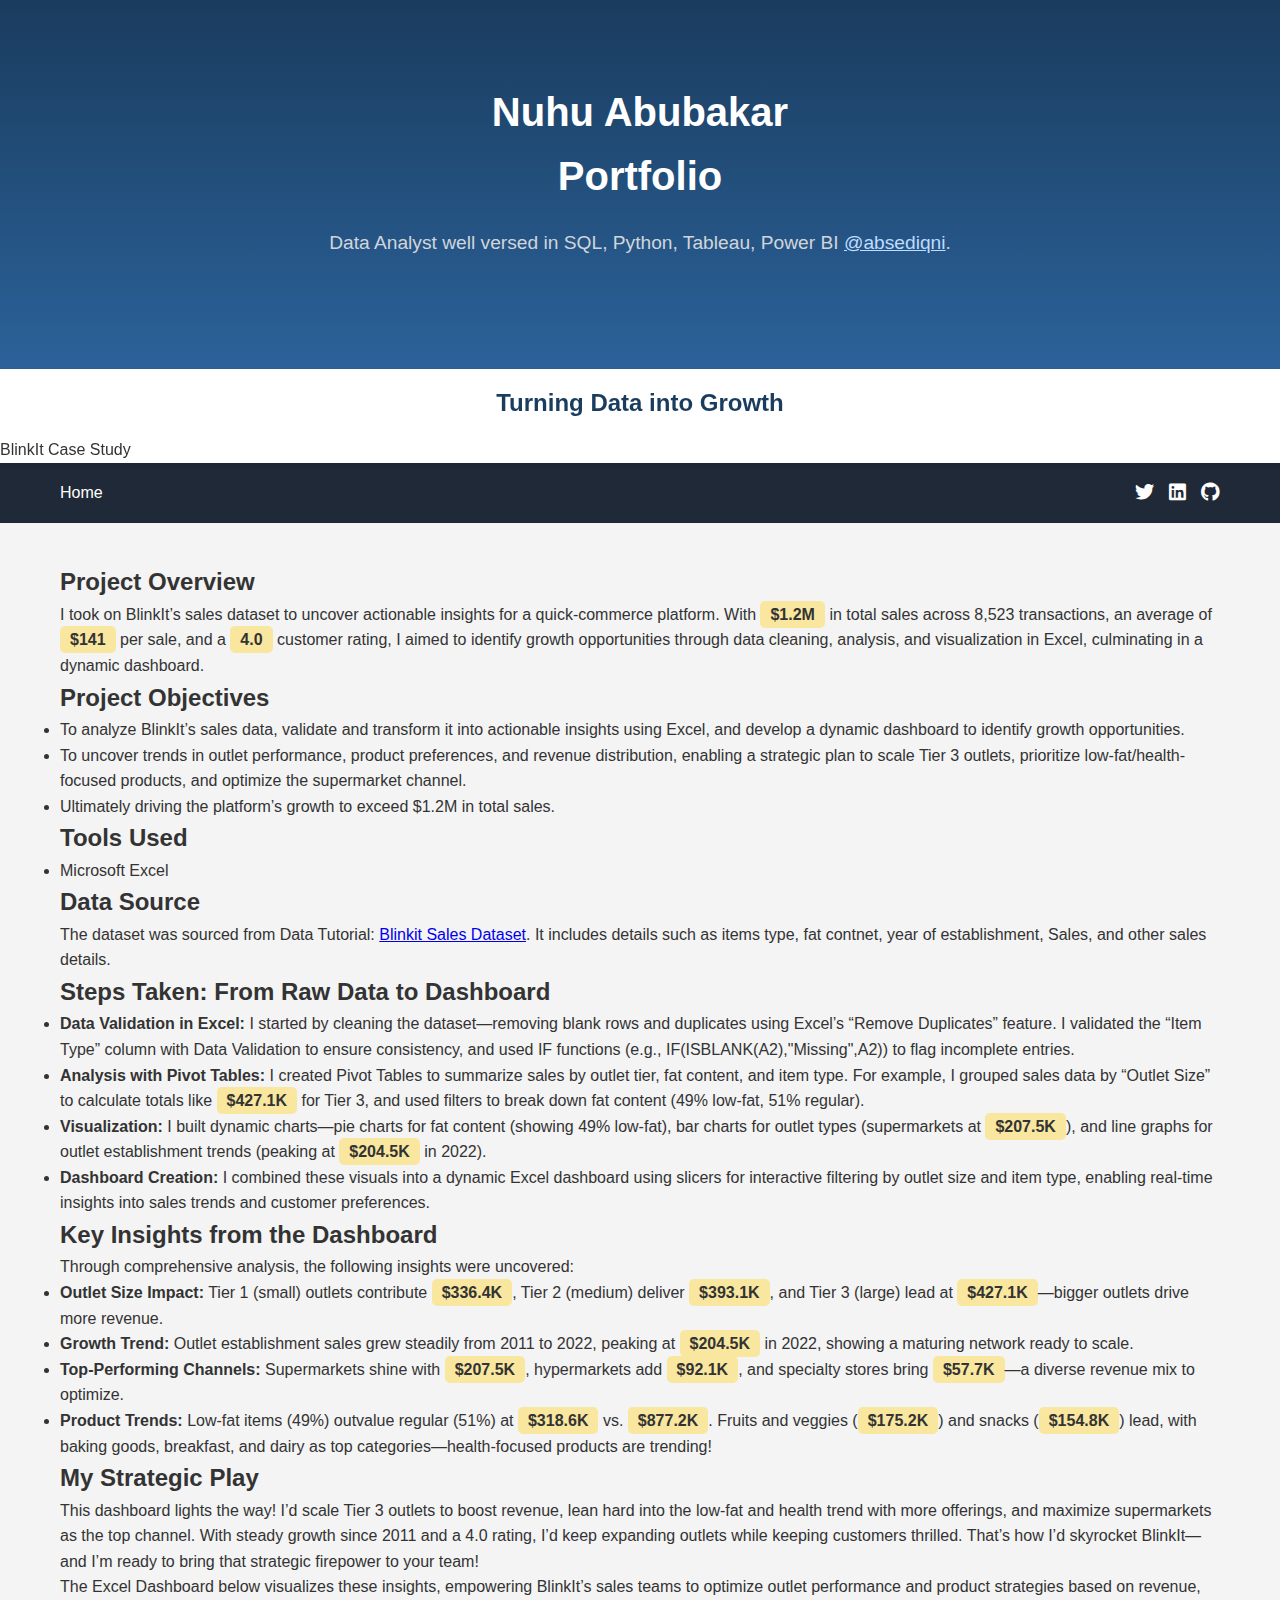
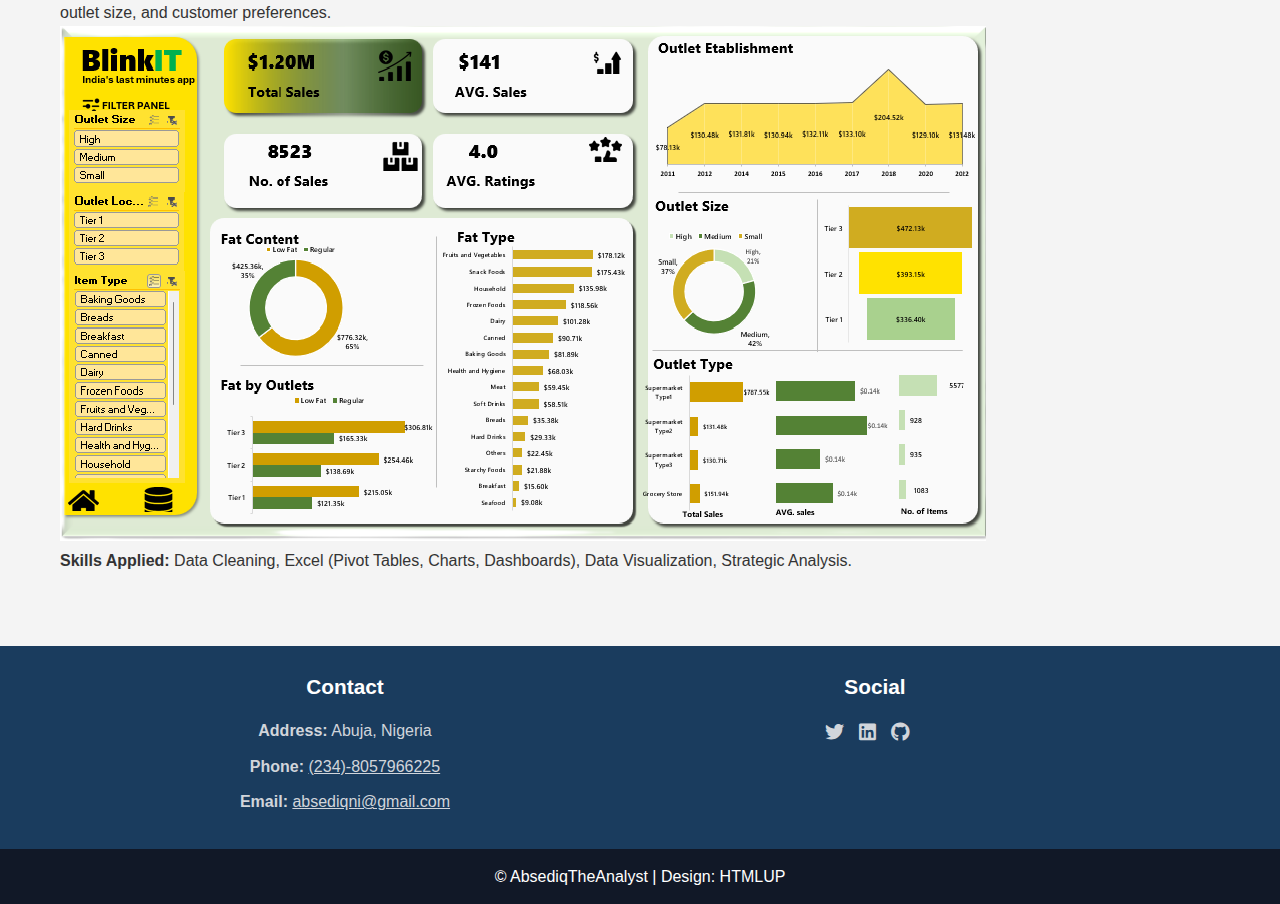
<file: Blinkit.html>
<!DOCTYPE html>
<html lang="en">
<head>
  <meta charset="UTF-8">
  <meta name="viewport" content="width=device-width, initial-scale=1.0">
  <meta name="description" content="Actionable insights from data using dashboards of analyzed and transformed data">
  <meta name="keywords" content="data analyst, dashboard builder, data cleaning, data analysis, data entry, power BI, SQL, tableau">
  <meta name="author" content="Nuhu ABSediq">
  <title>Absediq The Analyst</title>
  <link rel="stylesheet" href="https://cdnjs.cloudflare.com/ajax/libs/font-awesome/6.0.0/css/all.min.css">
  <link rel="stylesheet" href="style.css">
    
</head>
<body>
  <div id="wrapper" class="fade-in">
    <!-- Intro -->
    <div id="intro">
      <h1>Nuhu Abubakar<br>Portfolio</h1>
      <p>Data Analyst well versed in SQL, Python, Tableau, Power BI <a href="https://www.linkedin.com/in/absediqni">@absediqni</a>.</p>
    </div>
    <!-- header -->
        <header id="header">
      <div class="container">
        <a href="#" class="logo" onclick="scrollToSection('main')">Turning Data into Growth</a>
           
      </div>
      <p>BlinkIt Case Study</p>
    </header>

    <!-- Nav -->
    <nav id="nav">
      <div class="container">
        <ul class="links">
          <li><a href="#" onclick="scrollToSection('intro')">Home</a></li>
        </ul>
        <ul class="icons">
          <li><a href="https://x.com/Absediqn"><i class="fab fa-twitter"></i></a></li>
          <li><a href="https://www.linkedin.com/in/absediqni/"><i class="fab fa-linkedin"></i></a></li>
          <li><a href="https://github.com/absediqni"><i class="fab fa-github"></i></a></li>
        </ul>
      </div>
    </nav>

    <!-- Main -->
    <div id="main" class="container">

        <!-- post -->
      <article class="details" data-tags="SQL,Data Cleaning,Excel, Visualisation">
          <h2>Project Overview</h2>
          
       
          
          <p>I took on BlinkIt’s sales dataset to uncover actionable insights for a quick-commerce platform. With <span class="highlight">$1.2M</span> in total sales across 8,523 transactions, an average of <span class="highlight">$141</span> per sale, and a <span class="highlight">4.0</span> customer rating, I aimed to identify growth opportunities through data cleaning, analysis, and visualization in Excel, culminating in a dynamic dashboard.</p>
    
        
          <h2>Project Objectives</h2>
            <ul>
                <li>To analyze BlinkIt’s sales data, validate and transform it into actionable insights using Excel, and develop a dynamic dashboard to identify growth opportunities.</li>
                <li>To uncover trends in outlet performance, product preferences, and revenue distribution, enabling a strategic plan to scale Tier 3 outlets, prioritize low-fat/health-focused products, and optimize the supermarket channel.</li>
                <li>Ultimately driving the platform’s growth to exceed $1.2M in total sales.</li>
            </ul>
        
        
        
            <h2>Tools Used</h2>
            <ul>
                <li>Microsoft Excel</li>
            </ul>
      
            <h2>Data Source</h2>
            <p class="data-source">The dataset was sourced from Data Tutorial: <a href="https://www.youtube.com/redirect?event=video_description&redir_token=[base64]&q=https%3A%2F%2Fdrive.google.com%2Fdrive%2Ffolders%2F1Mlc_fvIrK793HedcpwbEpv13LdAs4yBg%3Fusp%3Dsharing&v=klZj_282ApY" target="_blank">Blinkit Sales Dataset</a>. It includes details such as items type, fat contnet, year of establishment, Sales, and other sales details.</p>
        
        
            <h2>Steps Taken: From Raw Data to Dashboard</h2>
        <ul>
            <li><strong>Data Validation in Excel:</strong> I started by cleaning the dataset—removing blank rows and duplicates using Excel’s “Remove Duplicates” feature. I validated the “Item Type” column with Data Validation to ensure consistency, and used IF functions (e.g., <code>IF(ISBLANK(A2),"Missing",A2)</code>) to flag incomplete entries.</li>
            <li><strong>Analysis with Pivot Tables:</strong> I created Pivot Tables to summarize sales by outlet tier, fat content, and item type. For example, I grouped sales data by “Outlet Size” to calculate totals like <span class="highlight">$427.1K</span> for Tier 3, and used filters to break down fat content (49% low-fat, 51% regular).</li>
            <li><strong>Visualization:</strong> I built dynamic charts—pie charts for fat content (showing 49% low-fat), bar charts for outlet types (supermarkets at <span class="highlight">$207.5K</span>), and line graphs for outlet establishment trends (peaking at <span class="highlight">$204.5K</span> in 2022).</li>
            <li><strong>Dashboard Creation:</strong> I combined these visuals into a dynamic Excel dashboard using slicers for interactive filtering by outlet size and item type, enabling real-time insights into sales trends and customer preferences.</li>
        </ul>
        
            <h2>Key Insights from the Dashboard</h2>
            <p>Through comprehensive analysis, the following insights were uncovered:</p>
            <ul>
              <li><strong>Outlet Size Impact:</strong> Tier 1 (small) outlets contribute <span class="highlight">$336.4K</span>, Tier 2 (medium) deliver <span class="highlight">$393.1K</span>, and Tier 3 (large) lead at <span class="highlight">$427.1K</span>—bigger outlets drive more revenue.</li>
              <li><strong>Growth Trend:</strong> Outlet establishment sales grew steadily from 2011 to 2022, peaking at <span class="highlight">$204.5K</span> in 2022, showing a maturing network ready to scale.</li>
              <li><strong>Top-Performing Channels:</strong> Supermarkets shine with <span class="highlight">$207.5K</span>, hypermarkets add <span class="highlight">$92.1K</span>, and specialty stores bring <span class="highlight">$57.7K</span>—a diverse revenue mix to optimize.</li>
              <li><strong>Product Trends:</strong> Low-fat items (49%) outvalue regular (51%) at <span class="highlight">$318.6K</span> vs. <span class="highlight">$877.2K</span>. Fruits and veggies (<span class="highlight">$175.2K</span>) and snacks (<span class="highlight">$154.8K</span>) lead, with baking goods, breakfast, and dairy as top categories—health-focused products are trending!</li>
          </ul>
          <h2>My Strategic Play</h2>
          <p>This dashboard lights the way! I’d scale Tier 3 outlets to boost revenue, lean hard into the low-fat and health trend with more offerings, and maximize supermarkets as the top channel. With steady growth since 2011 and a 4.0 rating, I’d keep expanding outlets while keeping customers thrilled. That’s how I’d skyrocket BlinkIt—and I’m ready to bring that strategic firepower to your team!</p>
     
  <p>The Excel Dashboard below visualizes these insights, empowering BlinkIt’s sales teams to optimize outlet performance and product strategies based on revenue, outlet size, and customer preferences.
            </p>
            <img src="Images/Blinkit.png" alt="Blinkit sales Dashboard">
      </br>
            <strong>Skills Applied:</strong> Data Cleaning, Excel (Pivot Tables, Charts, Dashboards), Data Visualization, Strategic Analysis.
          </article>
    </div>
    
    <!-- Footer -->
    <footer id="footer">
      <div class="container">
        <div>
          <h3>Contact</h3>
          <p><strong>Address:</strong> Abuja, Nigeria</p>
          <p><strong>Phone:</strong> <a href="tel:+2348057966225">(234)-8057966225</a></p>
          <p><strong>Email:</strong> <a href="mailto:absediqni@gmail.com">absediqni@gmail.com</a></p>
        </div>
        <div class="container">
          <div><h3>Social</h3> 
          <ul class="icons">
            <li><a href="https://x.com/Absediqn"><i class="fab fa-twitter"></i></a></li>
            <li><a href="https://www.linkedin.com/in/absediqni/"><i class="fab fa-linkedin"></i></a></li>
            <li><a href="https://github.com/absediqni"><i class="fab fa-github"></i></a></li>
          </ul>
        </div>
      </div>
    </footer>
    <!-- Copyright -->
    <div id="copyright">
      <p>© AbsediqTheAnalyst | Design: HTMLUP</p>
    </div>
</body>
</html>
</file>
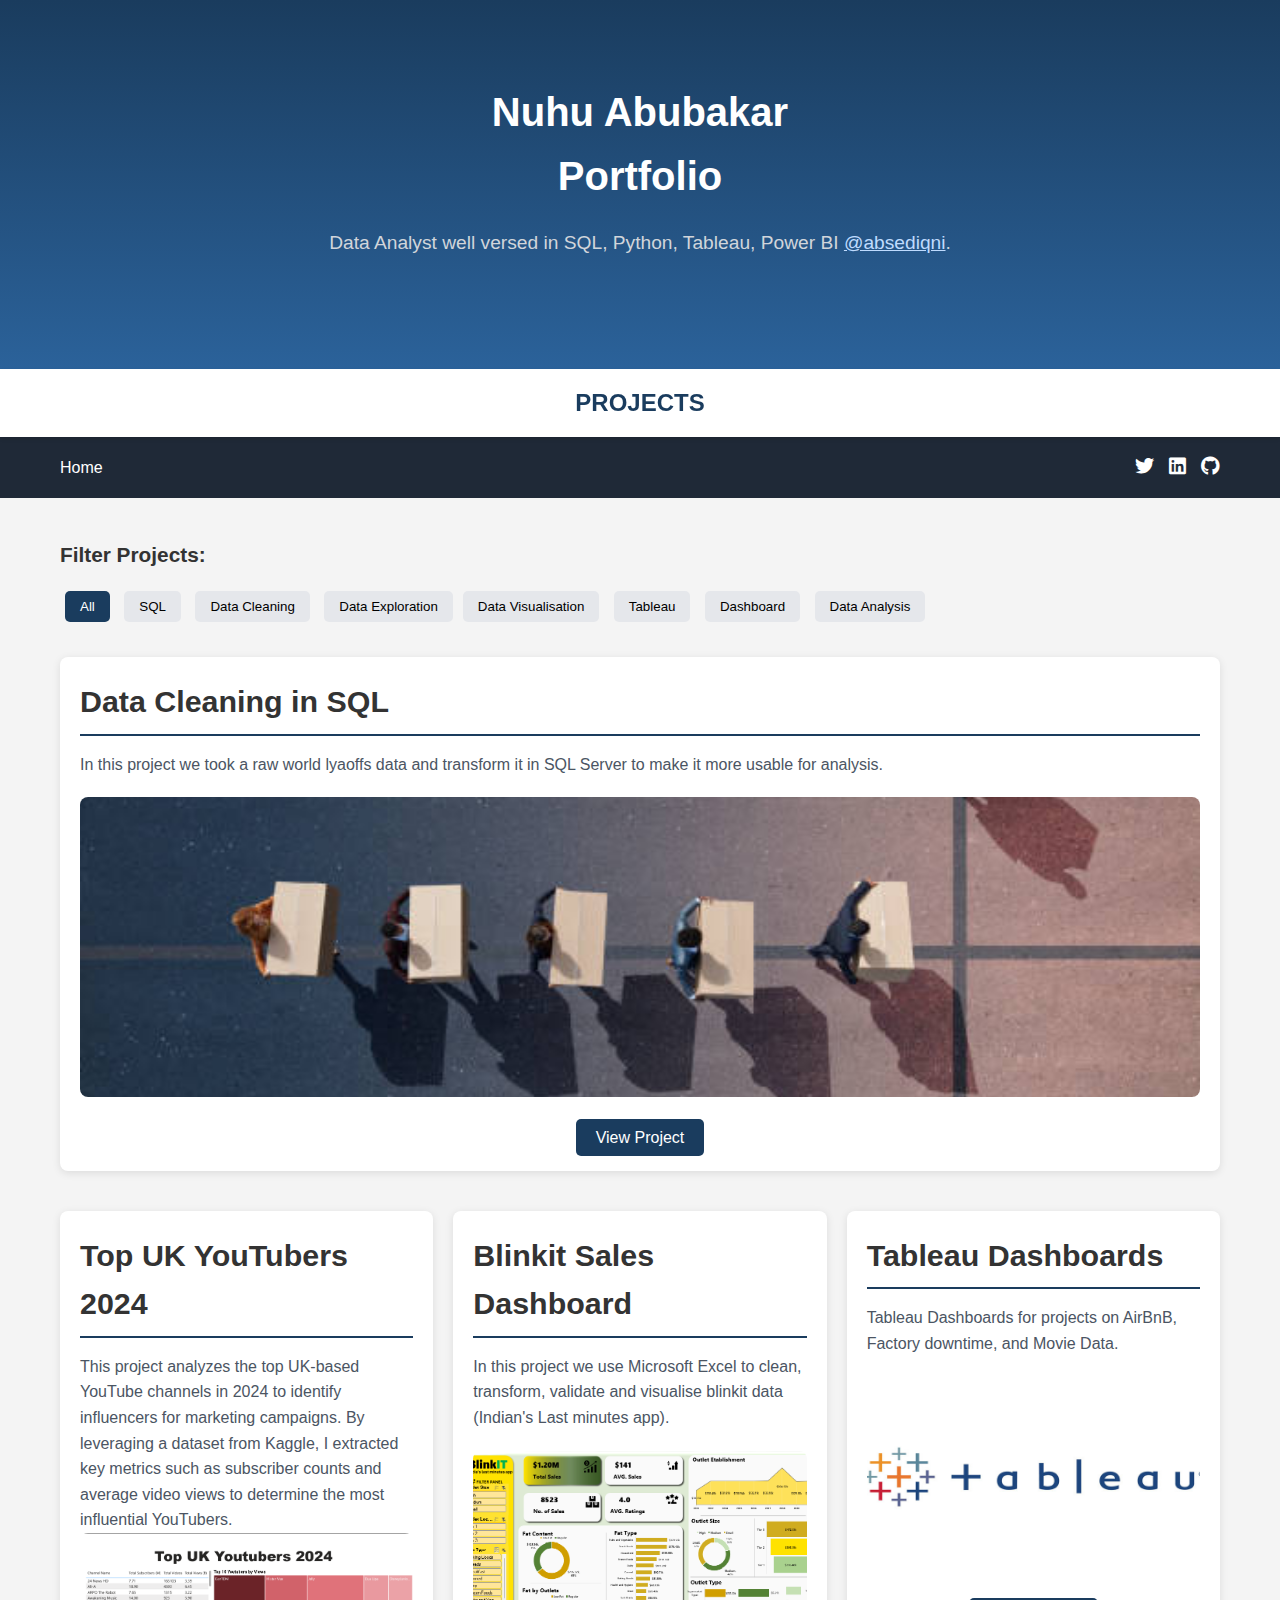
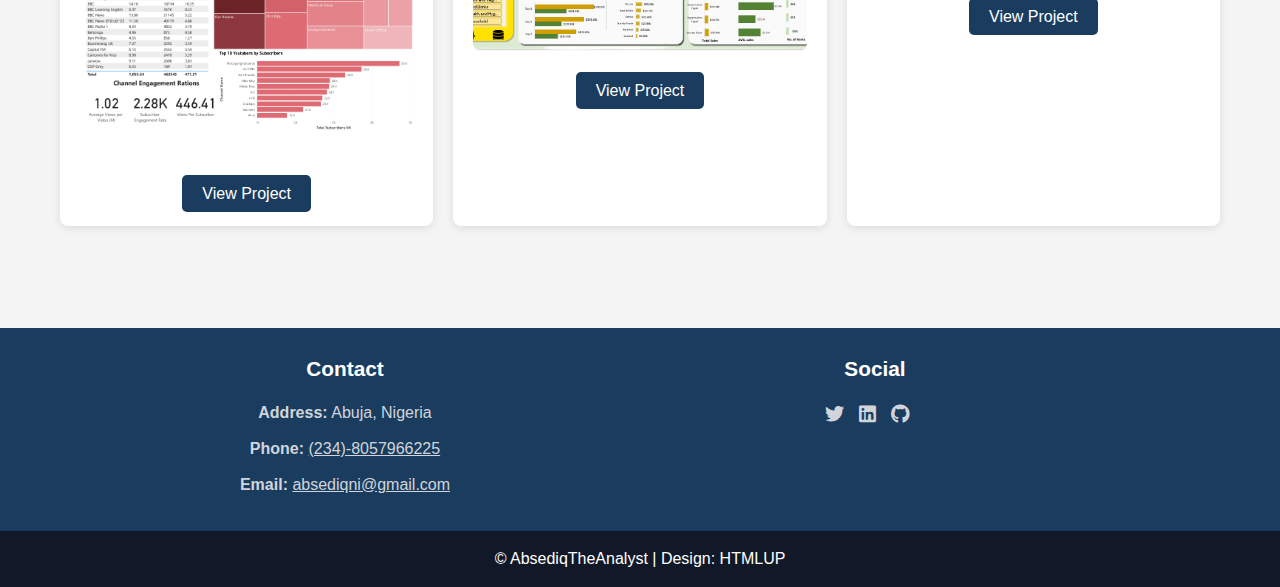
<file: index (6).html>
<!DOCTYPE html>
<html lang="en">
<head>
  <meta charset="UTF-8">
  <meta name="viewport" content="width=device-width, initial-scale=1.0">
  <meta name="description" content="Actionable insights from data using dashboards of analyzed and transformed data">
  <meta name="keywords" content="data analyst, dashboard builder, data cleaning, data analysis, data entry, power BI, SQL, tableau">
  <meta name="author" content="Nuhu ABSediq">
  <title>Absediq The Analyst</title>
  <link rel="stylesheet" href="https://cdnjs.cloudflare.com/ajax/libs/font-awesome/6.0.0/css/all.min.css">
  <link rel="stylesheet" href="style.css">
    
</head>
<body>
  <div id="wrapper" class="fade-in">
    <!-- Intro -->
    <div id="intro">
      <h1>Nuhu Abubakar<br>Portfolio</h1>
      <p>Data Analyst well versed in SQL, Python, Tableau, Power BI <a href="https://www.linkedin.com/in/absediqni">@absediqni</a>.</p>
    </div>

    <!-- Header -->
    <header id="header">
      <div class="container">
        <a href="#" class="logo" onclick="scrollToSection('main')">PROJECTS</a>
      </div>
    </header>

    <!-- Nav -->
    <nav id="nav">
      <div class="container">
        <ul class="links">
          <li><a href="#" onclick="scrollToSection('intro')">Home</a></li>
        </ul>
        <ul class="icons">
          <li><a href="https://x.com/Absediqn"><i class="fab fa-twitter"></i></a></li>
          <li><a href="https://www.linkedin.com/in/absediqni/"><i class="fab fa-linkedin"></i></a></li>
          <li><a href="https://github.com/absediqni"><i class="fab fa-github"></i></a></li>
        </ul>
      </div>
    </nav>

    <!-- Main -->
    <div id="main" class="container">
      <!-- Filter -->
      <div class="filter">
        <h3>Filter Projects:</h3>
        <button data-filter="All" class="active">All</button>
        <button data-filter="SQL">SQL</button>
        <button data-filter="Data Cleaning">Data Cleaning</button>
        <button data-filter="Data Exploration">Data Exploration</button><button data-filter="Data Exploration">Data Visualisation</button>
        <button data-filter="Tableau">Tableau</button>
        <button data-filter="Dashboard">Dashboard</button>
        <button data-filter="Data Analysis">Data Analysis</button>
       
      </div>

      <!-- Featured Post -->
      <article class="post featured" data-tags="SQL,Data Cleaning">
        <header>
          <h2>Data Cleaning in SQL</h2>
          <p>In this project we took a raw world lyaoffs data and transform it in SQL Server to make it more usable for analysis.</p>
        </header>
        <a href="https://github.com/absediqni/Portfolio/blob/main/Q_DataCleaning.sql">
          <img src="Images/layoffs.jpg" alt="Layoffs">
        </a>
        <div class="actions">
          <a href="https://github.com/absediqni/Portfolio/blob/main/Q_DataCleaning.sql">View Project</a>
        </div>
      </article>

      <!-- Posts -->
      
      <div class="posts">
        <article class="post" data-tags="SQL,Excel,Dashboard,Data Analysis">
          <header>
            <h2>Top UK YouTubers 2024</h2>
          </header>
          <p>This project analyzes the top UK-based YouTube channels in 2024 to identify influencers for marketing campaigns. By leveraging a dataset from Kaggle, I extracted key metrics such as subscriber counts and average video views to determine the most influential YouTubers.
          <img src="Images/youtube.png" alt="Top UK YouTuber s">
          </p>
          
          <div class="actions">
            <a href="youtube_project.html">View Project</a>
          </div></article>
        <article class="post" data-tags="Excel,Data Exploration,Data Visualisation,Data Analysis,Dashboard">
          <header>
            <h2>Blinkit Sales Dashboard</a></h2>
          </header>
         
          <p>In this project we use Microsoft Excel to clean, transform, validate and visualise blinkit data (Indian's Last minutes app).</p>
          <img src="Images/Blinkit.png" alt="Blinkit Image">
          <div class="actions">
            <a href="https://github.com/absediqni/Portfolio/blob/main/dataset/BlinkIT%20DB.xlsx">View Project</a>
          </div>
        </article>
        
        <article class="post" data-tags="Tableau,Dashboard,Data Analysis">
          <header>
            <h2>Tableau Dashboards</h2>
          </header>
          
          <p>Tableau Dashboards for projects on AirBnB, Factory downtime, and Movie Data.</p>
          <a href="https://public.tableau.com/app/profile/abubakar.nuhu/vizzes">
            <img src="Images/tableau.jpg" alt="Tableau Image">
          </a>
          <div class="actions">
            <a href="https://public.tableau.com/app/profile/abubakar.nuhu/vizzes">View Project</a>
          </div></article>

      </div>
    </div>

    <!-- Footer -->
    <footer id="footer">
      <div class="container">
        <div>
          <h3>Contact</h3>
          <p><strong>Address:</strong> Abuja, Nigeria</p>
          <p><strong>Phone:</strong> <a href="tel:+2348057966225">(234)-8057966225</a></p>
          <p><strong>Email:</strong> <a href="mailto:absediqni@gmail.com">absediqni@gmail.com</a></p>
        </div>
        <div class="container">
          <div><h3>Social</h3> 
          <ul class="icons">
            <li><a href="https://x.com/Absediqn"><i class="fab fa-twitter"></i></a></li>
            <li><a href="https://www.linkedin.com/in/absediqni/"><i class="fab fa-linkedin"></i></a></li>
            <li><a href="https://github.com/absediqni"><i class="fab fa-github"></i></a></li>
          </ul>
        </div>
      </div>
    </footer>

    <!-- Copyright -->
    <div id="copyright">
      <p>© AbsediqTheAnalyst | Design: HTMLUP</p>
    </div>
  </div>

  <script>
    // Smooth scrolling
    function scrollToSection(id) {
      document.getElementById(id).scrollIntoView({ behavior: 'smooth' });
    }

    // Project filtering
    const filterButtons = document.querySelectorAll('.filter button');
    const posts = document.querySelectorAll('.post');

    filterButtons.forEach(button => {
      button.addEventListener('click', () => {
        const filter = button.getAttribute('data-filter');

        // Update active button
        filterButtons.forEach(btn => btn.classList.remove('active'));
        button.classList.add('active');

        // Filter posts
        posts.forEach(post => {
          const tags = post.getAttribute('data-tags').split(',');
          if (filter === 'All' || tags.includes(filter)) {
            post.style.display = 'block';
          } else {
            post.style.display = 'none';
          }
        });
      });
    });
  </script>
</body>
</html>
</file>
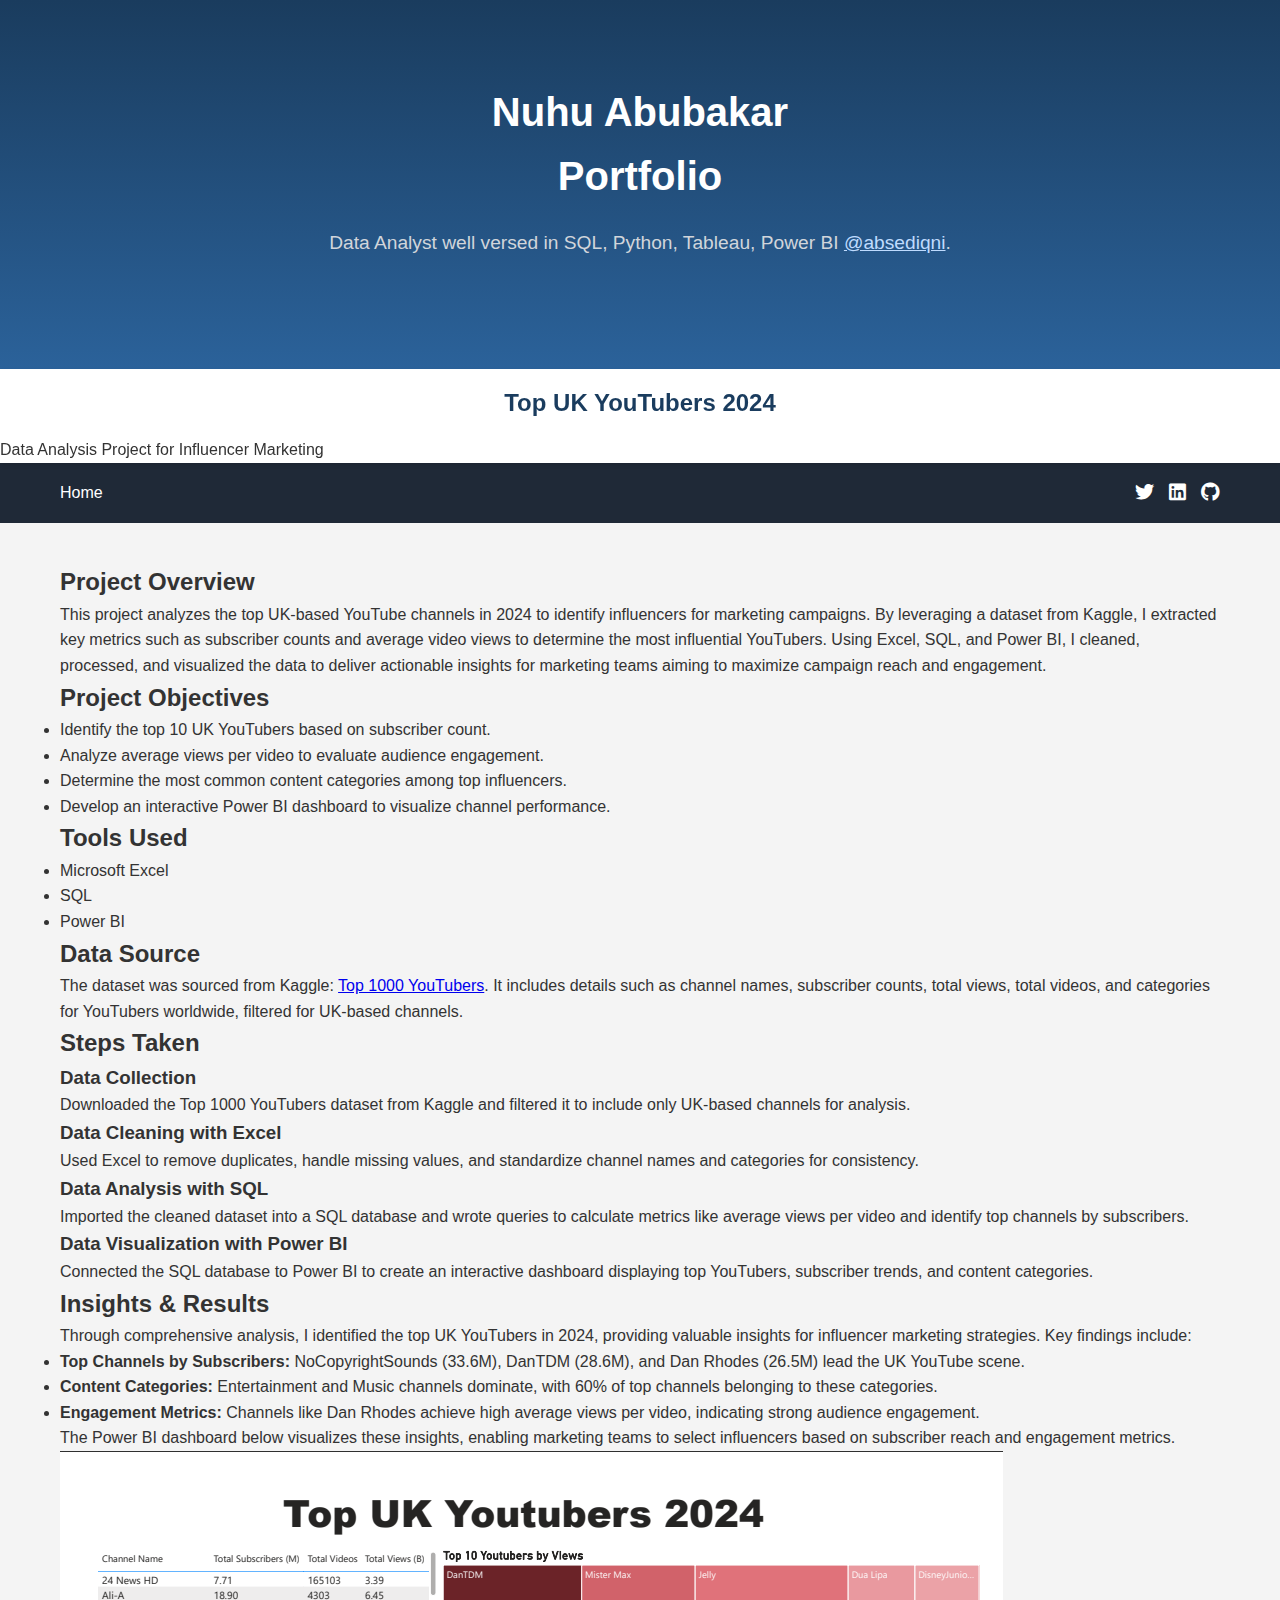
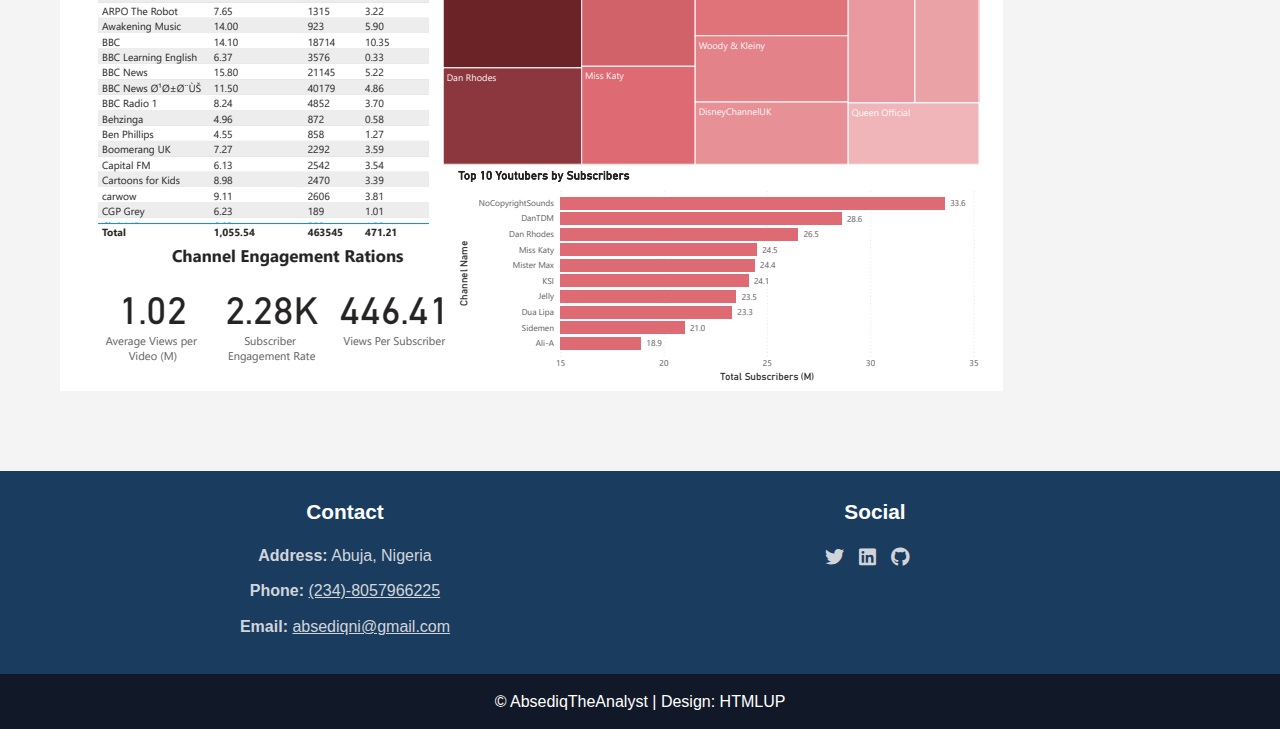
<file: youtube_project.html>
<!DOCTYPE html>
<html lang="en">
<head>
  <meta charset="UTF-8">
  <meta name="viewport" content="width=device-width, initial-scale=1.0">
  <meta name="description" content="Actionable insights from data using dashboards of analyzed and transformed data">
  <meta name="keywords" content="data analyst, dashboard builder, data cleaning, data analysis, data entry, power BI, SQL, tableau">
  <meta name="author" content="Nuhu ABSediq">
  <title>Absediq The Analyst-Top Uk Youtubers 2024</title>
  <link rel="stylesheet" href="https://cdnjs.cloudflare.com/ajax/libs/font-awesome/6.0.0/css/all.min.css">
  <link rel="stylesheet" href="style.css">
    
</head>
<body>
  <div id="wrapper" class="fade-in">
    <!-- Intro -->
    <div id="intro">
      <h1>Nuhu Abubakar<br>Portfolio</h1>
      <p>Data Analyst well versed in SQL, Python, Tableau, Power BI <a href="https://www.linkedin.com/in/absediqni">@absediqni</a>.</p>
    </div>
    <!-- header -->
        <header id="header">
      <div class="container">
        <a href="#" class="logo" onclick="scrollToSection('main')">Top UK YouTubers 2024</a>
           
      </div>
      <p>Data Analysis Project for Influencer Marketing</p>
    </header>

    <!-- Nav -->
    <nav id="nav">
      <div class="container">
        <ul class="links">
          <li><a href="#" onclick="scrollToSection('intro')">Home</a></li>
        </ul>
        <ul class="icons">
          <li><a href="https://x.com/Absediqn"><i class="fab fa-twitter"></i></a></li>
          <li><a href="https://www.linkedin.com/in/absediqni/"><i class="fab fa-linkedin"></i></a></li>
          <li><a href="https://github.com/absediqni"><i class="fab fa-github"></i></a></li>
        </ul>
      </div>
    </nav>

    <!-- Main -->
    <div id="main" class="container">

        <!-- post -->
      <article class="details" data-tags="SQL,Data Cleaning,Excel, Visualisation">
          <h2>Project Overview</h2>
          
       
          
            <p>This project analyzes the top UK-based YouTube channels in 2024 to identify influencers for marketing campaigns. By leveraging a dataset from Kaggle, I extracted key metrics such as subscriber counts and average video views to determine the most influential YouTubers. Using Excel, SQL, and Power BI, I cleaned, processed, and visualized the data to deliver actionable insights for marketing teams aiming to maximize campaign reach and engagement.</p>
      
        
          <h2>Project Objectives</h2>
            <ul>
                <li>Identify the top 10 UK YouTubers based on subscriber count.</li>
                <li>Analyze average views per video to evaluate audience engagement.</li>
                <li>Determine the most common content categories among top influencers.</li>
                <li>Develop an interactive Power BI dashboard to visualize channel performance.</li>
            </ul>
        
        
        
            <h2>Tools Used</h2>
            <ul>
                <li>Microsoft Excel</li>
                <li>SQL</li>
                <li>Power BI</li>
            </ul>
        
      
            <h2>Data Source</h2>
            <p class="data-source">The dataset was sourced from Kaggle: <a href="https://www.kaggle.com/datasets/bhavyajha29/top-1000-youtubers" target="_blank">Top 1000 YouTubers</a>. It includes details such as channel names, subscriber counts, total views, total videos, and categories for YouTubers worldwide, filtered for UK-based channels.</p>
        
        
            <h2>Steps Taken</h2>
                  <h3>Data Collection</h3>
                    <p>Downloaded the Top 1000 YouTubers dataset from Kaggle and filtered it to include only UK-based channels for analysis.</p>
              
                
                    <h3>Data Cleaning with Excel</h3>
                    <p>Used Excel to remove duplicates, handle missing values, and standardize channel names and categories for consistency.</p>
                    
                    <h3>Data Analysis with SQL</h3>
                    <p>Imported the cleaned dataset into a SQL database and wrote queries to calculate metrics like average views per video and identify top channels by subscribers.</p>
                
                
                    <h3>Data Visualization with Power BI</h3>
                    <p>Connected the SQL database to Power BI to create an interactive dashboard displaying top YouTubers, subscriber trends, and content categories.</p>
            
        
            <h2>Insights & Results</h2>
            <p>Through comprehensive analysis, I identified the top UK YouTubers in 2024, providing valuable insights for influencer marketing strategies. Key findings include:</p>
            <ul>
                <li><strong>Top Channels by Subscribers:</strong> NoCopyrightSounds (33.6M), DanTDM (28.6M), and Dan Rhodes (26.5M) lead the UK YouTube scene.</li>
                <li><strong>Content Categories:</strong> Entertainment and Music channels dominate, with 60% of top channels belonging to these categories.</li>
                <li><strong>Engagement Metrics:</strong> Channels like Dan Rhodes achieve high average views per video, indicating strong audience engagement.</li>
            </ul>
            
  <p>The Power BI dashboard below visualizes these insights, enabling marketing teams to select influencers based on subscriber reach and engagement metrics.
            </p>
            <img src="Images/youtube.png" alt="Power BI Dashboard for Top UK YouTubers 2024">
      </article>
    </div>
    
    <!-- Footer -->
    <footer id="footer">
      <div class="container">
        <div>
          <h3>Contact</h3>
          <p><strong>Address:</strong> Abuja, Nigeria</p>
          <p><strong>Phone:</strong> <a href="tel:+2348057966225">(234)-8057966225</a></p>
          <p><strong>Email:</strong> <a href="mailto:absediqni@gmail.com">absediqni@gmail.com</a></p>
        </div>
        <div class="container">
          <div><h3>Social</h3> 
          <ul class="icons">
            <li><a href="https://x.com/Absediqn"><i class="fab fa-twitter"></i></a></li>
            <li><a href="https://www.linkedin.com/in/absediqni/"><i class="fab fa-linkedin"></i></a></li>
            <li><a href="https://github.com/absediqni"><i class="fab fa-github"></i></a></li>
          </ul>
        </div>
      </div>
    </footer>
    <!-- Copyright -->
    <div id="copyright">
      <p>© AbsediqTheAnalyst | Design: HTMLUP</p>
    </div>
</body>
</html>
</file>
<file: style.css>
* {
      margin: 0;
      padding: 0;
      box-sizing: border-box;
      font-family: Arial, sans-serif;
    }

    body {
      background-color: #f4f4f4;
      color: #333;
      line-height: 1.6;
      
    }
    .a {
        clolor:1a3c5e;
    }

    .container {
      max-width: 1200px;
      margin: 0 auto;
      padding: 0 20px;
    }

    /* Intro */
    #intro {
      background: linear-gradient(to bottom, #1a3c5e, #2b629a);
      color: #d1d5db;
      text-align: center;
      padding: 80px 20px;
      animation: fadeIn 1s ease-in;
    }

    #intro h1 {
    color: #fff;
      font-size: 2.5rem;
      margin-bottom: 20px;
    }

    #intro p {
      font-size: 1.2rem;
      margin-bottom: 30px;
    }

    #intro a {
      color: #bfdbfe;
      text-decoration: underline;
    }

    #intro a:hover {
      color: #dbeafe;
    }

    #intro button {
      background: white;
      color: #1a3c5e;
      border: none;
      padding: 10px 20px;
      border-radius: 25px;
      font-size: 1rem;
      cursor: pointer;
      transition: background 0.3s;
    }

    #intro button:hover {
      background: #dbeafe;
    }

    /* Header */
    #header {
      background: white;
      box-shadow: 0 2px 4px rgba(0,0,0,0.1);
      position: sticky;
      top: 0;
      z-index: 10;
    }

    #header .container {
      display: flex;
      justify-content: center;
      padding: 15px 20px;
    }

    #header a.logo {
      font-size: 1.5rem;
      font-weight: bold;
      color: #1a3c5e;
      text-decoration: none;
    }

    #header a.logo:hover {
      color: #3b82f6;
    }

    /* Nav */
    #nav {
      background: #1f2937;
      color: white;
    }

    #nav .container {
      display: flex;
      justify-content: space-between;
      align-items: center;
      padding: 15px 20px;
    }

    #nav ul.links {
      list-style: none;
      display: flex;
    }

    #nav ul.links li {
      margin-right: 20px;
    }

    #nav ul.links a {
      color: white;
      text-decoration: none;
    }

    #nav ul.links a:hover {
      color: #93c5fd;
    }

    #nav ul.icons {
      list-style: none;
      display: flex;
    }

    #nav ul.icons li {
      margin-left: 15px;
    }

    #nav ul.icons a {
      color: white;
      font-size: 1.2rem;
    }

    #nav ul.icons a:hover {
      color: #93c5fd;
    }
    /* from other*/
     .section {
            margin-bottom: 20px;
        }
        .highlight {
            background-color: #f9e79f;
            padding: 5px 10px;
            border-radius: 5px;
            font-weight: bold;
        }
        .skills {
            background-color: #d5f5e3;
            padding: 10px;
            border-left: 4px solid #2ecc71;
            margin-top: 15px;
   }

    /* Main */
    #main {
      padding: 40px 20px;
    }

    .filter {
      margin-bottom: 30px;
    }

    .filter h3 {
      font-size: 1.3rem;
      margin-bottom: 15px;
    }

    .filter button {
      background: #e5e7eb;
      border: none;
      padding: 8px 15px;
      margin: 5px;
      border-radius: 5px;
      cursor: pointer;
      transition: background 0.3s,
       color 0.3s;
    }

    .filter button.active {
      background: #1a3c5e;
      color: white;
    }

    .filter button:hover {
      background: #3b82f6;
      color: white;
    }

    article.post {
      background: white;
      border-radius: 8px;
      box-shadow: 0 2px 8px rgba(0,0,0,0.1);
      margin-bottom: 30px;      
      padding: 20px;
      transition: transform 0.3s;
            
    }

    article.post.featured {
      margin-bottom: 40px;
    }

    article.post:hover {
      transform: scale(1.05);
    }

    article.post h2 {
      font-size: 1.9rem;
      margin-bottom: 1rem;
      border-bottom: 2px solid #1a3c5e;
            padding-bottom: 0.5rem;
    }

    article.post h2 a {
      color: #1a3c5e;
      text-decoration: none;
    }

    article.post h2 a:hover {
      color: #3b82f6;
    }

    article.post p {
      color: #4b5563;
      margin-bottom: 20px;
    }

    article.post img {
      width: 100%;
      height: 200px;
      object-fit: cover;
      border-radius: 8px;
      margin-bottom: 20px;
    }

    article.post.featured img {
      height: 300px;
    }

    article.post .actions {
      text-align: center;
    }

    article.post .actions a {
      background: #1a3c5e;
      color: white;
      padding: 10px 20px;
      border-radius: 5px;
      text-decoration: none;
      transition: background 0.3s;
    }

    article.post .actions a:hover {
      background: #3b82f6;
    }

    .posts {
      display: grid;
      grid-template-columns: repeat(auto-fit, minmax(300px, 1fr));
      gap: 20px;
    }

    /* Footer */
    #footer {
      background-color: #1a3c5e;
            color: #fff;
            text-align: center;
            padding: 1.5rem;
            margin-top: 2rem;
    }

    #footer .container {
      display: grid;
      grid-template-columns: 1fr 1fr;
      gap: 20px;
    }

    #footer h3 {
      font-size: 1.3rem;
      margin-bottom: 15px;
    }

    #footer p, #footer a {
      color: #d1d5db;
      margin-bottom: 10px;
    }

    #footer a:hover {
      color: #93c5fd;
    }

    #footer ul.icons {
      list-style: none;
      display: flex;
    }

    #footer ul.icons li {
      margin-right: 15px;
    }

    #footer ul.icons a {
      color: #d1d5db;
      font-size: 1.2rem;
    }

    #footer ul.icons a:hover {
      color: #93c5fd;
    }

    /* Copyright */
    #copyright {
      background: #111827;
      color: white;
      text-align: center;
      padding: 15px 20px;
    }

    #copyright p {
      margin: 0;
    }

    #copyright a {
      color: #d1d5db;
      text-decoration: none;
    }

    #copyright a:hover {
      color: #93c5fd;
    }

    /* Animations */
    @keyframes fadeIn {
      from { opacity: 0; }
      to { opacity: 1; }
    }

    /* Responsive */
    @media (max-width: 768px) {
      #intro h1 {
        font-size: 2rem;
      }

      #intro p {
        font-size: 1rem;
      }

      #nav .container {
        flex-direction: column;
        align-items: flex-start;
      }

      #nav ul.links {
        margin-bottom: 10px;
      }

      #footer .container {
        grid-template-columns: 1fr;
      }

      article.post h2 {
        font-size: 1.5rem;
      }

      article.post img {
        height: 150px;
      }

      article.post.featured img {
        height: 200px;
      }
    }
</file>
